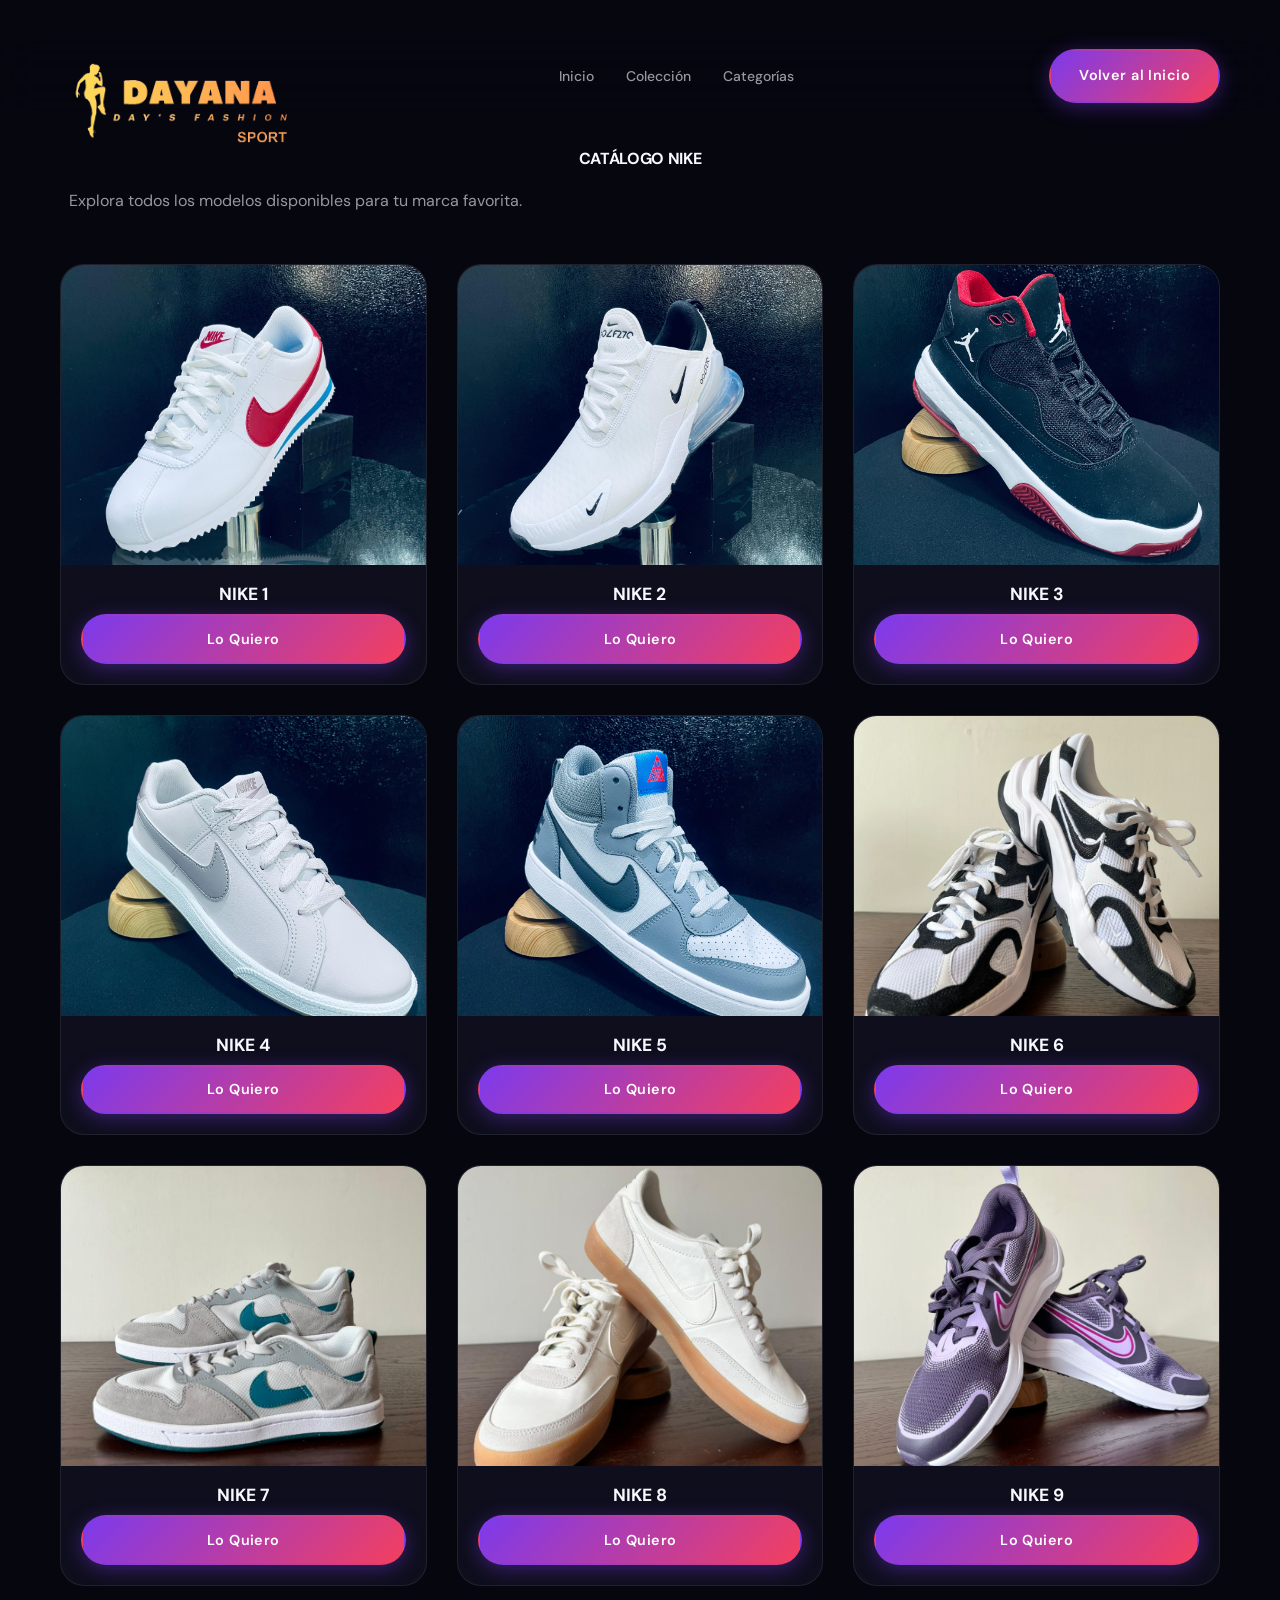
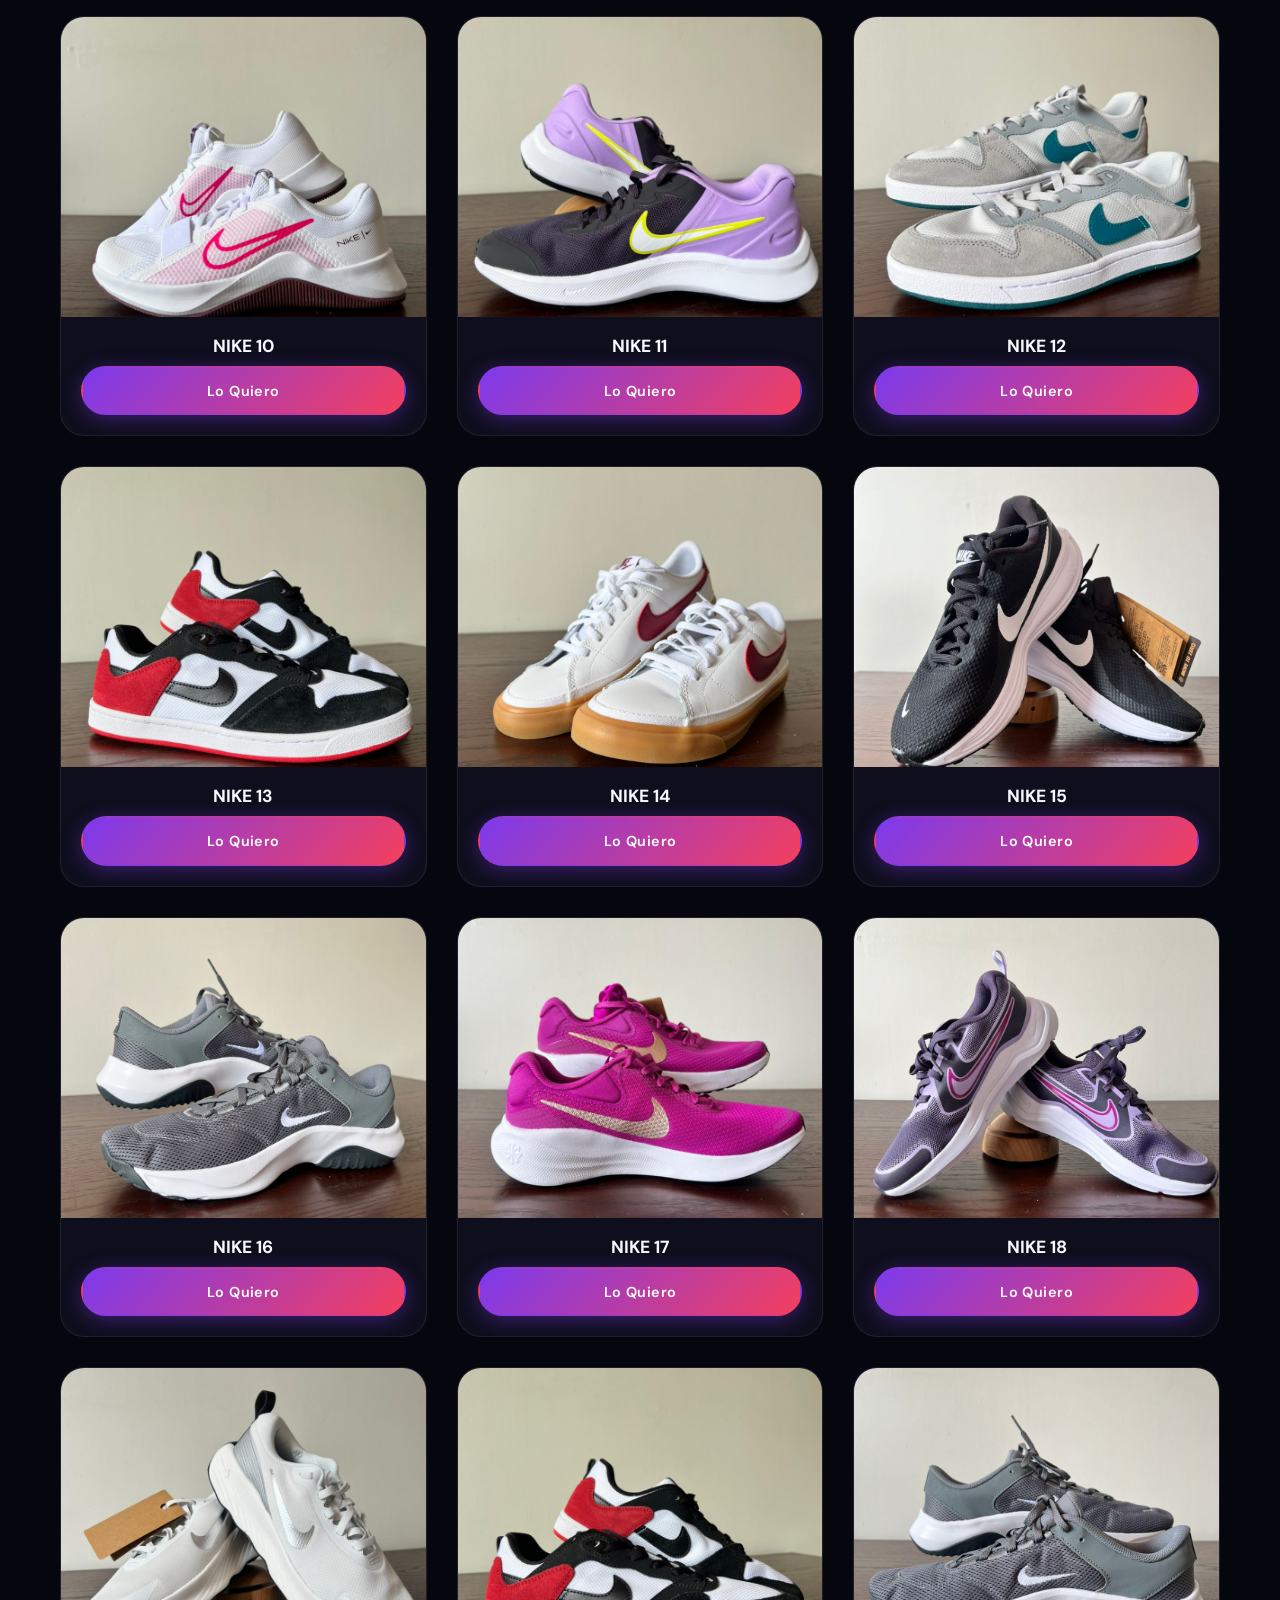
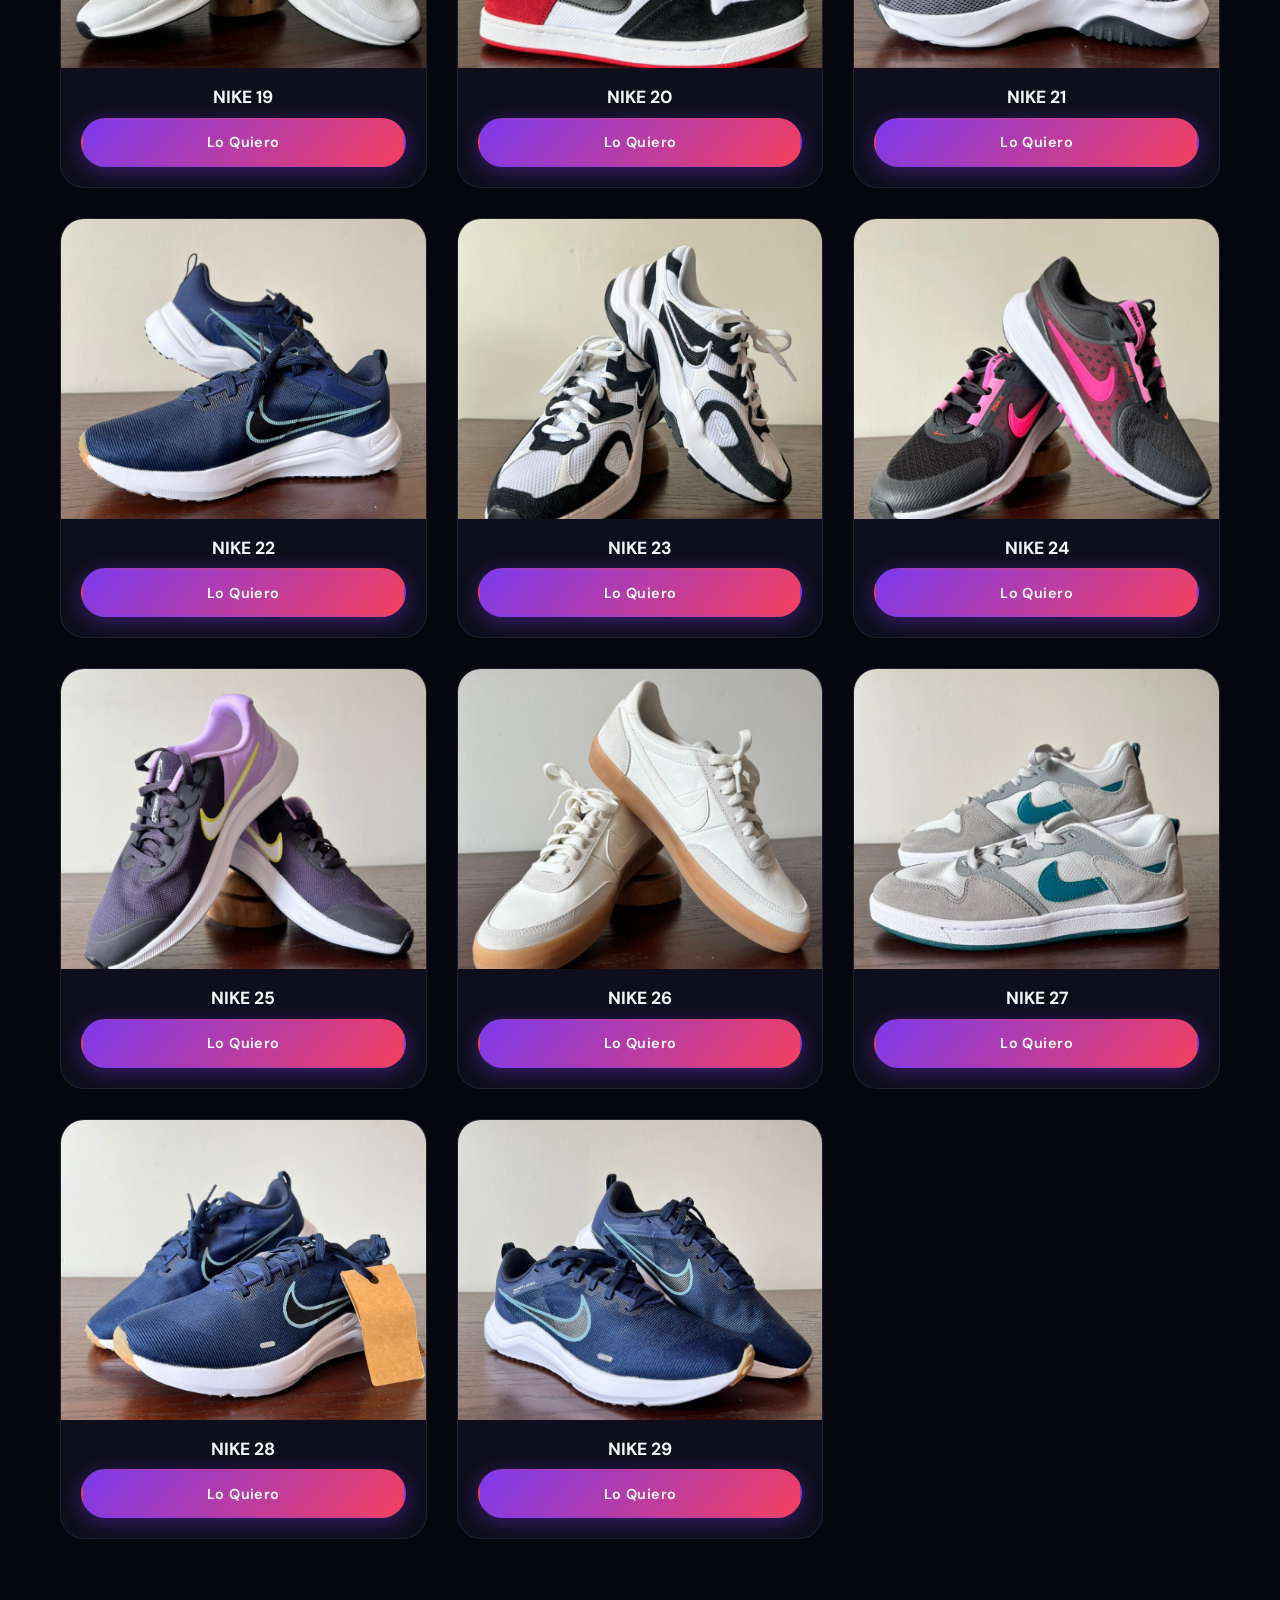
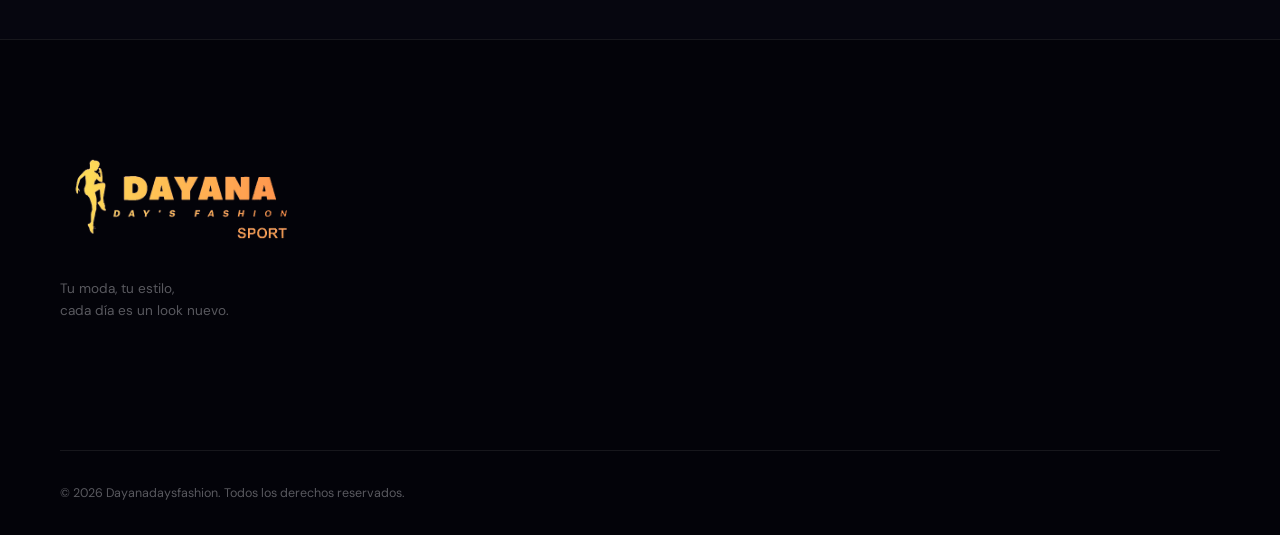
<file: catalogo.html>
<!DOCTYPE html>
<html lang="es">
<head>
  <meta charset="UTF-8">
  <meta name="viewport" content="width=device-width, initial-scale=1.0">
  <title>Catálogo - Dayanadaysfashion</title>
  <link
    href="https://fonts.googleapis.com/css2?family=Bebas+Neue&family=DM+Sans:ital,opsz,wght@0,9..40,300..800;1,9..40,300..800&family=Space+Mono:wght@400;700&display=swap"
    rel="stylesheet" />
  <link rel="icon" type="image/png" href="logo-transparent-fallback.png">
  <link rel="stylesheet" href="style.css?v=20260508" />
  <style>
    .catalog-header {
      padding: 150px 0 50px;
      text-align: center;
    }
    .catalog-title {
      font-size: var(--fs-display-md);
      font-family: var(--font-heading);
      text-transform: uppercase;
      letter-spacing: -0.02em;
      margin-bottom: 20px;
    }
    .catalog-grid {
      display: grid;
      grid-template-columns: repeat(auto-fill, minmax(280px, 1fr));
      gap: 30px;
      padding-bottom: 100px;
    }
    .catalog-item {
      background: var(--clr-surface);
      border-radius: var(--radius-lg);
      border: 1px solid var(--clr-border);
      overflow: hidden;
      transition: transform 0.3s ease;
    }
    .catalog-item:hover {
      transform: translateY(-5px);
    }
    .catalog-item img {
      width: 100%;
      height: 300px;
      object-fit: cover;
    }
    .catalog-item-info {
      padding: 20px;
      text-align: center;
    }
    .catalog-item-name {
      font-weight: 700;
      font-size: 1.1rem;
      margin-bottom: 10px;
    }
  </style>
</head>
<body>
  <header class="header" id="site-header" role="banner" style="background: var(--clr-bg-alpha); backdrop-filter: blur(20px);">
    <nav class="nav container" role="navigation" aria-label="Navegación principal">
      <a href="index.html" class="nav__logo" aria-label="Dayanadaysfashion - Inicio">
        <img src="logo-transparent-fallback.png" alt="Logo de Dayanadaysfashion" class="nav__logo-img">
      </a>
      <ul class="nav__list" role="list">
        <li><a href="index.html#hero" class="nav__link">Inicio</a></li>
        <li><a href="index.html#productos" class="nav__link">Colección</a></li>
        <li><a href="index.html#categorias" class="nav__link">Categorías</a></li>
      </ul>
      <div class="nav__actions">
        <a href="index.html" class="btn btn--primary">Volver al Inicio</a>
      </div>
    </nav>
  </header>

  <main>
    <section class="container catalog-header">
      <h1 class="catalog-title" id="catalogTitle">Catálogo</h1>
      <p class="section-desc">Explora todos los modelos disponibles para tu marca favorita.</p>
    </section>

    <section class="container">
      <div class="catalog-grid" id="catalogGrid">
        <!-- Productos generados con JS -->
      </div>
    </section>
  </main>

  <footer class="footer" id="footer" role="contentinfo">
    <div class="container">
      <div class="footer__top">
        <div class="footer__brand">
          <a href="/" class="nav__logo footer__logo" aria-label="Dayanadaysfashion inicio">
            <img src="logo-transparent-fallback.png" alt="Logo de Dayanadaysfashion" class="nav__logo-img">
          </a>
          <p class="footer__tagline">Tu moda, tu estilo,<br />cada día es un look nuevo.</p>
        </div>
      </div>
      <div class="footer__bottom">
        <small class="footer__copy">© 2026 Dayanadaysfashion. Todos los derechos reservados.</small>
      </div>
    </div>
  </footer>

  <script>
    // Inventario hardcodeado
    const inventory = {
      adidas: [
        'adidas-1.jpeg', 'adidas-2.jpeg', 'adidas-3.jpeg', 'adidas-4.jpeg', 'adidas-5.jpeg',
        'adidas-6.jpeg', 'adidas-7.jpeg', 'adidas-8.jpg', 'adidas-9.jpg', 'adidas-10.jpg'
      ],
      nike: [
        'nike-1.jpeg', 'nike-2.jpeg', 'nike-3.jpeg', 'nike-4.jpeg', 'nike-5.jpeg',
        'nike-6.jpeg', 'nike-7.jpeg', 'nike-8.jpeg', 'nike-9.jpeg', 'nike-10.jpeg',
        'nike-11.jpeg', 'nike-12.jpeg', 'nike-13.jpeg', 'nike-14.jpeg', 'nike-15.jpeg',
        'nike-16.jpeg', 'nike-17.jpeg', 'nike-18.jpeg', 'nike-19.jpeg', 'nike-20.jpg',
        'nike-21.jpg', 'nike-22.jpg', 'nike-23.jpg', 'nike-24.jpeg', 'nike-25.jpeg',
        'nike-26.jpeg', 'nike-27.jpeg', 'nike-28.jpeg', 'nike-29.jpeg'
      ],
      puma: [
        'puma-1.jpeg', 'puma-2.jpeg', 'puma-3.jpeg', 'puma-4.jpeg'
      ]
    };

    document.addEventListener('DOMContentLoaded', () => {
      const params = new URLSearchParams(window.location.search);
      const marca = params.get('marca') || 'nike';
      const marcaKey = marca.toLowerCase();
      
      const titleEl = document.getElementById('catalogTitle');
      const gridEl = document.getElementById('catalogGrid');

      if (inventory[marcaKey]) {
        titleEl.textContent = `Catálogo ${marcaKey.charAt(0).toUpperCase() + marcaKey.slice(1)}`;
        const images = inventory[marcaKey];
        const folder = marcaKey.charAt(0).toUpperCase() + marcaKey.slice(1);
        
        images.forEach(img => {
          const name = img.split('.')[0].replace('-', ' ').toUpperCase();
          const card = document.createElement('div');
          card.className = 'catalog-item';
          card.innerHTML = `
            <img src="zapatos/${folder}/${img}" alt="${name}" loading="lazy">
            <div class="catalog-item-info">
              <h3 class="catalog-item-name">${name}</h3>
              <button class="btn btn--primary" style="width:100%">Lo Quiero</button>
            </div>
          `;
          gridEl.appendChild(card);
        });
      } else {
        titleEl.textContent = 'Marca no encontrada';
      }
    });
  </script>
</body>
</html>
</file>
<file: style.css>
/*
  ============================================================
  DAYANADAYSFASHION — style.css
  dayanadaysfashion.shop
  ============================================================
  PARA EL AGENTE DE IA (Antigravity / Gemini / Claude):
  Lee CONTEXT.md antes de modificar este archivo.

  SECCIONES (buscar por número):
    1.  Variables CSS y Reset   ← CAMBIAR PALETA AQUÍ (:root)
    2.  Utilidades globales     ← .container, .btn, .section-title
    3.  Tipografía base
    4.  Header & Navegación
    5.  Sección Héroe
    6.  Productos Swiper        ← .product-card
    7.  Banner de Impacto
    8.  Categorías              ← .category-card
    9.  Por Qué Elegirnos       ← .feature-card
    10. Testimonios             ← .testimonial-card
    11. Newsletter
    12. Footer
    13. Chatbot Widget          ← .chat-widget, .chat-bubble
    14. Toast de Carrito
    15. Animaciones             ← keyframes, .scroll-reveal
    16. Media Queries           ← tablet ≤900px, móvil ≤600px
    17. Cart Drawer             ← .cart-drawer, .cart-item (final)

  REGLAS PARA EL AGENTE:
    - NUNCA hardcodear colores: siempre usar var(--)
    - Nuevas secciones: agregar CSS antes de las Media Queries
    - Nuevos breakpoints: agregar al final del archivo
    - Usar border-radius con var(--radius-*) para consistencia
  ============================================================
*/


/* ============================================================
   1. VARIABLES CSS Y RESET
============================================================ */
:root {
  /* Paleta de colores principal */
  --clr-bg:         #06060f;          /* Fondo oscuro base */
  --clr-surface:    #0e0e1c;          /* Superficies elevadas */
  --clr-card:       #13132a;          /* Cards y modales */
  --clr-border:     rgba(255,255,255,0.08);

  /* Gradiente dinámico (inspirado en el shot de Dribbble)
     Azul índigo eléctrico → Violeta profundo → Coral/Naranja vibrante */
  --grad-main:      linear-gradient(135deg,
                      #1a0533 0%,
                      #2d0a6b 20%,
                      #4a1de8 40%,
                      #7c3aed 55%,
                      #c026d3 70%,
                      #f43f5e 85%,
                      #fb923c 100%);

  --grad-accent:    linear-gradient(135deg, #7c3aed 0%, #f43f5e 100%);
  --grad-warm:      linear-gradient(135deg, #f43f5e 0%, #fb923c 100%);
  --grad-card:      linear-gradient(145deg, rgba(124,58,237,0.15) 0%, rgba(244,63,94,0.08) 100%);

  /* Colores de texto */
  --clr-text-primary:   #f8f8ff;
  --clr-text-secondary: rgba(248,248,255,0.6);
  --clr-text-muted:     rgba(248,248,255,0.35);

  /* Colores de acento */
  --clr-accent-violet:  #7c3aed;
  --clr-accent-pink:    #f43f5e;
  --clr-accent-orange:  #fb923c;
  --clr-accent-blue:    #3b82f6;

  /* Tipografía */
  --font-display: 'Bebas Neue', 'Arial Black', sans-serif;
  --font-body:    'DM Sans', 'Helvetica Neue', sans-serif;
  --font-mono:    'Space Mono', monospace;

  /* Espaciado */
  --spacing-xs:   0.375rem;
  --spacing-sm:   0.75rem;
  --spacing-md:   1.25rem;
  --spacing-lg:   2rem;
  --spacing-xl:   3.5rem;
  --spacing-2xl:  6rem;

  /* === SISTEMA BASE 8PX === */
  --sp-1: 4px;
  --sp-2: 8px;
  --sp-3: 12px;
  --sp-4: 16px;
  --sp-5: 20px;
  --sp-6: 24px;
  --sp-8: 32px;
  --sp-10: 40px;
  --sp-12: 48px;
  --sp-16: 64px;
  --sp-20: 80px;
  --sp-24: 96px;

  /* === ESCALA TIPOGRÁFICA 9 NIVELES === */
  --fs-display-xl: clamp(48px, 7vw, 96px);
  --fs-display-l:  clamp(32px, 5vw, 72px);
  --fs-h-xl:       clamp(24px, 3.5vw, 48px);
  --fs-h-l:        clamp(20px, 2.8vw, 32px);
  --fs-h-m:        clamp(16px, 2.2vw, 24px);
  --fs-body-xl:    18px;
  --fs-body-m:     16px;
  --fs-caption:    13px;
  --fs-label:      11px;

  /* === RADIO EXTENDIDO === */
  --radius-xs: 4px;

  /* Bordes */
  --radius-sm:  0.5rem;
  --radius-md:  1rem;
  --radius-lg:  1.5rem;
  --radius-xl:  2rem;
  --radius-full: 9999px;

  /* Sombras */
  --shadow-sm:   0 2px 8px rgba(0,0,0,0.4);
  --shadow-md:   0 8px 24px rgba(0,0,0,0.5);
  --shadow-lg:   0 20px 60px rgba(0,0,0,0.6);
  --shadow-glow: 0 0 40px rgba(124,58,237,0.35);

  /* === GRADIENTES ADICIONALES === */
  --grad-cool: linear-gradient(135deg, #7c3aed 0%, #3b82f6 100%);
  --grad-card: linear-gradient(145deg, rgba(124,58,237,0.15) 0%, rgba(244,63,94,0.08) 100%);

  /* === SOMBRAS GLOW === */
  --shadow-glow-pink:   0 0 30px rgba(244,63,94,0.3);
  --shadow-glow-orange: 0 0 30px rgba(251,146,60,0.25);

  /* === CURVAS DE EASING === */
  --ease-standard:  cubic-bezier(0.4, 0, 0.2, 1);
  --ease-spring:    cubic-bezier(0.34, 1.56, 0.64, 1);
  --ease-out-expo:  cubic-bezier(0.16, 1, 0.3, 1);
  --ease-sharp:     cubic-bezier(0.4, 0, 0.6, 1);

  /* === DURACIONES === */
  --dur-instant:  100ms;
  --dur-fast:     150ms;
  --dur-normal:   300ms;
  --dur-slow:     500ms;
  --dur-spring:   400ms;
  --dur-cinematic: 700ms;

  /* Transiciones */
  --transition-fast:   150ms cubic-bezier(0.4, 0, 0.2, 1);
  --transition-normal: 300ms cubic-bezier(0.4, 0, 0.2, 1);
  --transition-slow:   500ms cubic-bezier(0.4, 0, 0.2, 1);
  --transition-spring: 400ms cubic-bezier(0.34, 1.56, 0.64, 1);

  /* Layout */
  --container-max:  1240px;
  --container-pad:  clamp(1rem, 5vw, 2.5rem);
  --header-height:  72px;
  --top-bar-height: 40px;
}

/* Reset moderno */
*, *::before, *::after {
  box-sizing: border-box;
  margin: 0;
  padding: 0;
}

html {
  scroll-behavior: smooth;
  -webkit-text-size-adjust: 100%;
}

body {
  font-family: var(--font-body);
  font-size: clamp(0.9rem, 1.5vw, 1rem);
  line-height: 1.65;
  color: var(--clr-text-primary);
  background-color: var(--clr-bg);
  overflow-x: hidden;
  -webkit-font-smoothing: antialiased;
  -moz-osx-font-smoothing: grayscale;
}

img, video {
  max-width: 100%;
  height: auto;
  display: block;
}

a {
  color: inherit;
  text-decoration: none;
  transition: color var(--transition-fast);
}

ul { list-style: none; }

button {
  font-family: var(--font-body);
  cursor: pointer;
  border: none;
  background: none;
}

input {
  font-family: var(--font-body);
  border: none;
  outline: none;
}

/* Accesibilidad: ocultar visualmente pero mantener para screen readers */
.visually-hidden {
  position: absolute;
  width: 1px;
  height: 1px;
  padding: 0;
  margin: -1px;
  overflow: hidden;
  clip: rect(0,0,0,0);
  white-space: nowrap;
  border: 0;
}


/* ============================================================
   2. UTILIDADES GLOBALES
============================================================ */
.container {
  width: 100%;
  max-width: var(--container-max);
  margin-inline: auto;
  padding-inline: var(--container-pad);
}

/* Títulos de sección reutilizables */
.section-header {
  display: flex;
  align-items: flex-end;
  justify-content: space-between;
  gap: var(--spacing-md);
  margin-bottom: var(--spacing-xl);
}

.section-header--centered {
  flex-direction: column;
  align-items: center;
  text-align: center;
}

.section-eyebrow {
  font-family: var(--font-mono);
  font-size: 0.72rem;
  font-weight: 700;
  letter-spacing: 0.18em;
  text-transform: uppercase;
  color: var(--clr-accent-orange);
  margin-bottom: 0.5rem;
}

.section-title {
  font-family: var(--font-display);
  font-size: clamp(2.2rem, 5vw, 3.6rem);
  line-height: 1.05;
  letter-spacing: 0.01em;
  color: var(--clr-text-primary);
}

.section-desc {
  color: var(--clr-text-secondary);
  max-width: 50ch;
  margin-top: 1rem;
}

.section-link {
  display: inline-flex;
  align-items: center;
  gap: 0.4rem;
  font-size: 0.875rem;
  font-weight: 600;
  color: var(--clr-accent-violet);
  transition: gap var(--transition-fast), color var(--transition-fast);
  flex-shrink: 0;
  align-self: flex-end;
  margin-bottom: 0.4rem;
}

.section-link:hover {
  gap: 0.7rem;
  color: var(--clr-accent-pink);
}

/* Botones base */
.btn {
  display: inline-flex;
  align-items: center;
  justify-content: center;
  gap: 0.5rem;
  padding: 0.85rem 1.75rem;
  border-radius: var(--radius-full);
  font-family: var(--font-body);
  font-size: 0.9rem;
  font-weight: 600;
  letter-spacing: 0.03em;
  cursor: pointer;
  border: 2px solid transparent;
  background: var(--grad-accent);
  transition:
    transform var(--dur-fast) var(--ease-standard),
    box-shadow var(--dur-fast) var(--ease-standard),
    background var(--transition-fast),
    color var(--transition-fast),
    border-color var(--transition-fast);
  white-space: nowrap;
}

.btn:hover {
  transform: scale(1.03);
  box-shadow: var(--shadow-glow-violet);
}

.btn:active {
  transform: scale(0.97);
}

.btn:focus {
  outline: 2px solid var(--clr-accent-violet);
  outline-offset: 3px;
}

.btn:disabled, .btn[disabled] {
  opacity: 0.4;
  cursor: not-allowed;
  pointer-events: none;
}

.btn-secondary {
  background: rgba(255, 255, 255, 0.08); /* Estilo Glassmorphism */
  border: 1.5px solid rgba(255, 255, 255, 0.5);
  color: #fff;
  backdrop-filter: blur(10px);
}

.btn-secondary:hover {
  background: #fff;
  color: var(--clr-bg);
  border-color: #fff;
  box-shadow: 0 8px 25px rgba(255, 255, 255, 0.2);
}

.btn-secondary:active {
  transform: scale(0.96);
}

.btn-ghost {
  background: none;
  border: none;
  color: var(--clr-text-secondary);
}

.btn-ghost:hover {
  color: var(--clr-text-primary);
  text-decoration: underline;
}

.btn-ghost:active {
  opacity: 0.7;
}

.btn--primary {
  background: var(--grad-accent);
  color: #fff;
  box-shadow: 0 4px 20px rgba(124,58,237,0.4);
}
.btn--primary:hover {
  box-shadow: 0 8px 30px rgba(244,63,94,0.5);
}

.btn--ghost {
  border-color: rgba(255,255,255,0.25);
  color: var(--clr-text-primary);
  background: rgba(255,255,255,0.05);
}
.btn--ghost:hover {
  border-color: rgba(255,255,255,0.6);
  background: rgba(255,255,255,0.1);
}

.btn--white {
  background: #fff;
  color: var(--clr-bg);
  font-weight: 700;
}
.btn--white:hover {
  background: var(--clr-text-primary);
  box-shadow: 0 8px 30px rgba(255,255,255,0.25);
}

/* Botón icono (nav) */
.btn-icon {
  position: relative;
  display: flex;
  align-items: center;
  justify-content: center;
  width: 40px;
  height: 40px;
  border-radius: var(--radius-full);
  color: var(--clr-text-primary);
  transition:
    background var(--transition-fast),
    transform var(--transition-spring);
}
.btn-icon:hover {
  background: rgba(255,255,255,0.08);
  transform: scale(1.05);
}


/* ============================================================
   3. TIPOGRAFÍA BASE
============================================================ */
h1, h2, h3, h4 {
  line-height: 1.1;
  font-weight: 700;
}

p { max-width: 68ch; }


/* ============================================================
   LAUNCH BANNER (ANUNCIO & COUNTDOWN)
============================================================ */
.launch-banner {
  position: fixed;
  top: 0;
  left: 0;
  width: 100%;
  height: var(--top-bar-height);
  background: var(--grad-warm);
  background-size: 200% 200%;
  animation: gradientFlow 8s ease infinite;
  color: #fff;
  z-index: 1000;
  display: flex;
  align-items: center;
  font-family: var(--font-mono);
  overflow: hidden;
}

@keyframes gradientFlow {
  0% { background-position: 0% 50%; }
  50% { background-position: 100% 50%; }
  100% { background-position: 0% 50%; }
}

.launch-banner__container {
  display: flex;
  align-items: center;
  justify-content: center;
  gap: var(--spacing-md);
  height: 100%;
}

.launch-banner__text {
  font-size: 0.75rem;
  font-weight: 700;
  letter-spacing: 0.05em;
}

.countdown {
  display: flex;
  gap: 12px;
  align-items: center;
}

.countdown__item {
  display: flex;
  align-items: baseline;
  gap: 2px;
}

.countdown__item span {
  font-size: 0.95rem;
  font-weight: 700;
  min-width: 1.2ch;
}

.countdown__item small {
  font-size: 0.65rem;
  opacity: 0.8;
  text-transform: lowercase;
}

.launch-banner__link {
  font-size: 0.7rem;
  font-weight: 700;
  text-decoration: underline;
  text-underline-offset: 3px;
  opacity: 0.9;
  transition: opacity var(--dur-fast);
}

.launch-banner__link:hover {
  opacity: 1;
}

/* Ocultar elementos en móvil para ahorrar espacio */
@media (max-width: 600px) {
  .launch-banner__text, .launch-banner__link {
    display: none;
  }
}


/* ============================================================
   4. HEADER & NAVEGACIÓN
============================================================ */
.header {
  position: fixed;
  top: var(--top-bar-height);
  left: 0;
  width: 100%;
  z-index: 900;
  height: var(--header-height);
  background: transparent;
  transition: top var(--dur-normal) var(--ease-standard);
}

#site-header {
  transition: transform var(--dur-normal) var(--ease-standard),
              background var(--dur-normal) var(--ease-standard);
}

#site-header.scrolled {
  background: var(--clr-surface);
  backdrop-filter: blur(20px);
  -webkit-backdrop-filter: blur(20px);
  border-bottom: 1px solid var(--clr-border);
}

#site-header.hidden {
  transform: translateY(-100%);
}

.nav {
  display: flex;
  align-items: center;
  justify-content: space-between;
  gap: var(--spacing-lg);
  height: 100%;
}

/* Logo */
.nav__logo {
  display: flex;
  align-items: flex-start; /* Para que el logo enorme cuelgue hacia abajo y no se escape por arriba */
  gap: 10px;
  transition: opacity var(--transition-fast), transform var(--transition-fast);
  align-self: flex-start;
}
.nav__logo:hover { 
  opacity: 0.9;
  transform: translateY(-1px);
}

.nav__logo-img {
  height: 125px; /* Reducido un 30% aprox */
  width: auto;
  object-fit: contain;
  margin-top: 5px;
}

.logo-mark {
  display: inline-flex;
  align-items: center;
  justify-content: center;
  width: 28px;
  height: 28px;
  background: var(--grad-accent);
  color: #fff;
  border-radius: 6px;
  font-size: 1.1rem;
  margin-right: 2px;
}

/* Nav links */
.nav__list {
  display: flex;
  align-items: center;
  gap: var(--spacing-lg);
}

.nav__link {
  font-size: 0.875rem;
  font-weight: 500;
  color: var(--clr-text-secondary);
  position: relative;
  transition: color var(--transition-fast);
}

.nav__link::after {
  content: '';
  position: absolute;
  bottom: -3px;
  left: 0;
  width: 0;
  height: 2px;
  background: var(--grad-accent);
  border-radius: 2px;
  transition: width var(--transition-normal);
}

.nav__link:hover { color: var(--clr-text-primary); }
.nav__link:hover::after { width: 100%; }

/* Nav actions */
.nav__actions {
  display: flex;
  align-items: center;
  gap: var(--spacing-xs);
}

.cart-badge {
  position: absolute;
  top: 4px;
  right: 4px;
  width: 16px;
  height: 16px;
  background: var(--grad-warm);
  border-radius: 50%;
  font-size: 0.6rem;
  font-weight: 700;
  display: flex;
  align-items: center;
  justify-content: center;
  color: #fff;
  pointer-events: none;
  transition: transform var(--transition-spring);
}

/* Hamburguesa móvil */
.hamburger {
  display: none;
  flex-direction: column;
  gap: 5px;
  width: 36px;
  padding: 6px;
  cursor: pointer;
  border-radius: var(--radius-sm);
  transition: background var(--transition-fast);
}
.hamburger:hover { background: rgba(255,255,255,0.08); }

.hamburger span {
  display: block;
  width: 100%;
  height: 2px;
  background: var(--clr-text-primary);
  border-radius: 2px;
  transition: transform var(--transition-normal), opacity var(--transition-normal);
}

/* Estado activo del hamburguesa */
.hamburger.is-active span:nth-child(1) { transform: rotate(45deg) translate(5px, 5px); }
.hamburger.is-active span:nth-child(2) { opacity: 0; }
.hamburger.is-active span:nth-child(3) { transform: rotate(-45deg) translate(5px, -5px); }

/* Menú móvil */
.mobile-menu {
  display: none;
  position: fixed;
  top: var(--header-height);
  left: 0;
  width: 100%;
  background: rgba(6, 6, 15, 0.97);
  backdrop-filter: blur(24px);
  padding: var(--spacing-lg) var(--container-pad) var(--spacing-xl);
  border-top: 1px solid var(--clr-border);
  transform: translateY(-10px);
  opacity: 0;
  transition: transform var(--transition-normal), opacity var(--transition-normal);
  z-index: 899;
}
.mobile-menu.is-open {
  transform: translateY(0);
  opacity: 1;
}

.mobile-menu__list {
  display: flex;
  flex-direction: column;
  gap: var(--spacing-md);
}

.mobile-menu__link {
  font-size: 1.5rem;
  font-family: var(--font-display);
  letter-spacing: 0.05em;
  color: var(--clr-text-secondary);
  transition: color var(--transition-fast), transform var(--transition-fast);
  display: block;
}
.mobile-menu__link:hover {
  color: var(--clr-text-primary);
  transform: translateX(8px);
}


/* ============================================================
   5. SECCIÓN HÉROE
============================================================ */
.hero {
  position: relative;
  min-height: 100svh;
  /* El fondo usa el gradiente dinámico principal de la paleta */
  background: var(--grad-main);
  overflow: hidden;
  display: flex;
  align-items: center;
  padding-top: var(--header-height);
}

/* Orbes de gradiente para profundidad y movimiento */
.hero__orb {
  position: absolute;
  border-radius: 50%;
  filter: blur(80px);
  pointer-events: none;
  animation: orbFloat 8s ease-in-out infinite;
}

.hero__orb--1 {
  width: clamp(300px, 50vw, 700px);
  height: clamp(300px, 50vw, 700px);
  background: radial-gradient(circle, rgba(124,58,237,0.5) 0%, transparent 70%);
  top: -15%;
  left: -10%;
  animation-delay: 0s;
}

.hero__orb--2 {
  width: clamp(250px, 40vw, 550px);
  height: clamp(250px, 40vw, 550px);
  background: radial-gradient(circle, rgba(244,63,94,0.45) 0%, transparent 70%);
  bottom: -10%;
  right: -5%;
  animation-delay: 3s;
}

.hero__orb--3 {
  width: clamp(200px, 30vw, 400px);
  height: clamp(200px, 30vw, 400px);
  background: radial-gradient(circle, rgba(251,146,60,0.35) 0%, transparent 70%);
  top: 40%;
  right: 30%;
  animation-delay: 6s;
}

@keyframes orbFloat {
  0%, 100% { transform: translate(0, 0) scale(1); }
  33%       { transform: translate(20px, -30px) scale(1.05); }
  66%       { transform: translate(-15px, 20px) scale(0.97); }
}

.hero__container {
  display: grid;
  grid-template-columns: 1fr 1fr;
  align-items: center;
  gap: var(--spacing-xl);
  padding-block: var(--spacing-2xl);
  position: relative;
  z-index: 1;
}

/* Columna izquierda del héroe */
.hero__content {
  max-width: 560px;
}

.hero__eyebrow {
  font-family: var(--font-mono);
  font-size: 0.72rem;
  letter-spacing: 0.18em;
  text-transform: uppercase;
  color: rgba(255,255,255,0.6);
  margin-bottom: var(--spacing-md);
}

.hero__title {
  font-family: var(--font-display);
  font-size: clamp(3.5rem, 7vw, 6.5rem);
  line-height: 0.95;
  letter-spacing: 0.015em;
  color: #fff;
  margin-bottom: var(--spacing-md);
}

.hero__title-accent {
  /* El acento toma el gradiente cálido del final del espectro */
  background: linear-gradient(90deg, #fb923c, #f43f5e);
  -webkit-background-clip: text;
  -webkit-text-fill-color: transparent;
  background-clip: text;
}

.hero__subtitle {
  font-size: clamp(0.9rem, 1.5vw, 1.1rem);
  color: rgba(255,255,255,0.7);
  line-height: 1.6;
  margin-bottom: var(--spacing-lg);
  max-width: 42ch;
}

.hero__actions {
  display: flex;
  flex-wrap: wrap;
  gap: var(--spacing-sm);
  margin-bottom: var(--spacing-xl);
}

/* Estadísticas de confianza */
.hero__stats {
  display: flex;
  align-items: center;
  gap: var(--spacing-md);
}

.stat {
  display: flex;
  flex-direction: column;
}

.stat__number {
  font-family: var(--font-display);
  font-size: clamp(1.6rem, 2.5vw, 2.2rem);
  color: #fff;
  letter-spacing: 0.02em;
  line-height: 1;
}

.stat__label {
  font-size: 0.72rem;
  color: rgba(255,255,255,0.5);
  letter-spacing: 0.08em;
  text-transform: uppercase;
  font-weight: 500;
  margin-top: 2px;
}

.stat__divider {
  width: 1px;
  height: 36px;
  background: rgba(255,255,255,0.2);
}

/* Columna derecha del héroe: zapato */
.hero__visual {
  display: flex;
  justify-content: center;
  align-items: center;
  position: relative;
}

.shoe-spotlight {
  position: relative;
  width: 100%;
  max-width: 560px;
}

.hero__shoe-img {
  width: 100%;
  height: auto;
  border-radius: var(--radius-xl);
  /* Sutil efecto de flotado continuo */
  animation: shoeFloat 5s ease-in-out infinite;
  filter: drop-shadow(0 30px 60px rgba(0,0,0,0.6));
  object-fit: cover;
  aspect-ratio: 6/5;
}

@keyframes shoeFloat {
  0%, 100% { transform: translateY(0) rotate(-1deg); }
  50%       { transform: translateY(-18px) rotate(1deg); }
}

/* Badge tipo "Feel It to Believe It" */
.shoe-badge {
  position: absolute;
  top: -10px;
  right: -10px;
  width: 110px;
  height: 110px;
  display: flex;
  align-items: center;
  justify-content: center;
  text-align: center;
  z-index: 2;
}

.shoe-badge__text {
  font-family: var(--font-display);
  font-size: 0.9rem;
  letter-spacing: 0.04em;
  color: #fff;
  line-height: 1.2;
  position: relative;
  z-index: 1;
}

.shoe-badge__ring {
  position: absolute;
  inset: 0;
  border-radius: 50%;
  background: var(--grad-warm);
  animation: badgeSpin 12s linear infinite;
  /* El anillo gira lentamente para llamar la atención */
  background: conic-gradient(from 0deg, #f43f5e, #fb923c, #7c3aed, #f43f5e);
}

@keyframes badgeSpin {
  to { transform: rotate(360deg); }
}

/* Sombra del zapato proyectada */
.shoe-shadow {
  position: absolute;
  bottom: -20px;
  left: 50%;
  transform: translateX(-50%);
  width: 70%;
  height: 30px;
  background: radial-gradient(ellipse, rgba(0,0,0,0.5) 0%, transparent 70%);
  filter: blur(12px);
  animation: shadowPulse 5s ease-in-out infinite;
}

@keyframes shadowPulse {
  0%, 100% { opacity: 0.6; transform: translateX(-50%) scaleX(1); }
  50%       { opacity: 0.3; transform: translateX(-50%) scaleX(0.8); }
}

/* Indicador de scroll */
.scroll-indicator {
  position: absolute;
  bottom: 2rem;
  left: 50%;
  transform: translateX(-50%);
  display: flex;
  flex-direction: column;
  align-items: center;
  gap: 8px;
  z-index: 2;
  animation: scrollBounce 2.5s ease-in-out infinite;
}

.scroll-indicator__line {
  display: block;
  width: 1px;
  height: 40px;
  background: linear-gradient(to bottom, rgba(255,255,255,0.6), transparent);
}

.scroll-indicator__label {
  font-family: var(--font-mono);
  font-size: 0.6rem;
  letter-spacing: 0.2em;
  text-transform: uppercase;
  color: rgba(255,255,255,0.4);
}

@keyframes scrollBounce {
  0%, 100% { transform: translateX(-50%) translateY(0); opacity: 1; }
  50%       { transform: translateX(-50%) translateY(8px); opacity: 0.5; }
}

/* Animación de aparición en scroll / load */
.reveal-up {
  opacity: 0;
  transform: translateY(30px);
  animation: revealUp 0.8s cubic-bezier(0.22, 1, 0.36, 1) forwards;
  animation-delay: var(--delay, 0s);
}

@keyframes revealUp {
  to { opacity: 1; transform: translateY(0); }
}


/* ============================================================
   6. SECCIÓN PRODUCTOS (CARRUSEL SWIPER)
============================================================ */
.products {
  padding-block: var(--spacing-2xl);
  background: var(--clr-surface);
  position: relative;
  overflow: hidden;
}

/* Línea decorativa superior */
.products::before {
  content: '';
  position: absolute;
  top: 0;
  left: 0;
  width: 100%;
  height: 1px;
  background: linear-gradient(90deg, transparent, rgba(124,58,237,0.5), transparent);
}

/* Override de variables Swiper para nuestra paleta */
.products-swiper {
  --swiper-theme-color: var(--clr-accent-violet);
  --swiper-navigation-size: 20px;
  padding-bottom: 60px !important;
  overflow: visible !important;
}

/* Tarjeta de producto */
.product-card {
  background: var(--clr-card);
  border: 1px solid var(--clr-border);
  border-radius: var(--radius-md);
  overflow: hidden;
  position: relative;
  transition:
    transform var(--dur-normal) var(--ease-out-expo),
    box-shadow var(--dur-normal) var(--ease-out-expo),
    border-color var(--dur-fast) var(--ease-standard);
  height: 100%;
}

.product-card:hover {
  transform: translateY(-4px);
  box-shadow: var(--shadow-md);
  border-color: var(--clr-accent-violet);
}

.product-card.sold-out {
  opacity: 0.6;
  position: relative;
}

.product-card.sold-out::after {
  content: "Agotado";
  position: absolute;
  top: 50%;
  left: 50%;
  transform: translate(-50%, -50%);
  background: rgba(0, 0, 0, 0.8);
  color: #fff;
  padding: 0.5rem 1rem;
  border-radius: var(--radius-sm);
  font-weight: 700;
  text-transform: uppercase;
  letter-spacing: 0.05em;
  z-index: 10;
}

.product-card.skeleton {
  background: linear-gradient(90deg, var(--clr-card) 25%, var(--clr-surface) 50%, var(--clr-card) 75%);
  background-size: 200% 100%;
  animation: shimmer 1.5s linear infinite;
}

@keyframes shimmer {
  0% { background-position: 200% 0; }
  100% { background-position: -200% 0; }
}

/* Badge de la tarjeta (Más Vendido, Nuevo, etc.) */
.product-card__badge {
  position: absolute;
  top: 14px;
  left: 14px;
  z-index: 2;
  padding: 4px 12px;
  border-radius: var(--radius-full);
  font-size: 0.68rem;
  font-weight: 700;
  letter-spacing: 0.06em;
  text-transform: uppercase;
  background: var(--grad-accent);
  color: #fff;
}

.product-card__badge--new  { background: linear-gradient(135deg, #10b981, #059669); }
.product-card__badge--sale { background: var(--grad-warm); }

/* Imagen del producto */
.product-card__image-wrap {
  width: 100%;
  height: 220px;
  overflow: hidden;
  background: linear-gradient(135deg, #0a0a1a, #1a1a30);
}

.product-card__img {
  width: 100%;
  height: 100%;
  object-fit: cover;
  transition: transform var(--dur-slow) var(--ease-standard);
}

.product-card:hover .product-card__img {
  transform: scale(1.05);
}

/* Info de la tarjeta */
.product-card__info {
  padding: var(--spacing-md) var(--spacing-md) var(--spacing-md);
}

.product-card__meta {
  display: flex;
  justify-content: space-between;
  align-items: center;
  margin-bottom: 0.5rem;
}

.product-card__category {
  font-size: 0.68rem;
  font-weight: 600;
  letter-spacing: 0.1em;
  text-transform: uppercase;
  color: var(--clr-accent-violet);
  font-family: var(--font-mono);
}

.product-card__rating {
  display: flex;
  align-items: center;
  gap: 4px;
  font-size: 0.78rem;
  font-weight: 600;
  color: #fbbf24;
}

.product-card__name {
  font-size: 1.05rem;
  font-weight: 700;
  color: var(--clr-text-primary);
  margin-bottom: var(--spacing-sm);
  line-height: 1.2;
}

.product-card__footer {
  display: flex;
  align-items: center;
  justify-content: space-between;
  gap: var(--spacing-sm);
}

.product-card__price {
  font-family: var(--font-display);
  font-size: 1.4rem;
  letter-spacing: 0.02em;
  color: var(--clr-text-primary);
}

/* Botón añadir al carrito (flecha circular) */
.btn-add-cart {
  width: 48px; /* Un poco más grande */
  height: 48px;
  border-radius: 50%;
  background: var(--grad-accent);
  color: #fff;
  display: flex;
  align-items: center;
  justify-content: center;
  flex-shrink: 0;
  cursor: pointer;
  z-index: 10; /* Por encima de la info del card */
  position: relative;
  transition:
    transform var(--transition-spring),
    box-shadow var(--transition-normal),
    background var(--transition-fast);
}
.btn-add-cart:hover {
  transform: scale(1.1) rotate(-15deg);
  box-shadow: 0 8px 24px rgba(124,58,237,0.4);
  background: var(--grad-warm);
}

/* Navegación personalizada del Swiper */
.swiper-button-prev,
.swiper-button-next {
  background: var(--clr-card);
  border: 1px solid var(--clr-border);
  width: 54px !important;
  height: 54px !important;
  border-radius: 50%;
  color: #fff !important;
  transition: all var(--transition-fast), transform var(--transition-spring);
  z-index: 50 !important; /* Ajustado para no bloquear botones internos si hay overlap */
  pointer-events: auto !important;
  box-shadow: 0 4px 16px rgba(0,0,0,0.4);
}

.swiper-button-prev {
  left: -60px !important; /* Más afuera para no tapar */
}

.swiper-button-next {
  right: -60px !important; /* Más afuera para no tapar */
}

/* En tablets y móviles, los botones van más adentro o se ocultan si no hay espacio */
@media (max-width: 1400px) {
  .swiper-button-prev { left: -20px !important; }
  .swiper-button-next { right: -20px !important; }
}

@media (max-width: 1024px) {
  .swiper-button-prev, .swiper-button-next {
    display: none !important; /* Usar swiping táctil en móvil */
  }
}

.swiper-button-prev:hover,
.swiper-button-next:hover {
  background: var(--grad-accent);
  border-color: transparent;
  transform: scale(1.08);
}

.swiper-button-prev::after,
.swiper-button-next::after {
  font-size: var(--swiper-navigation-size) !important;
  font-weight: 700;
}

.swiper-pagination-bullet {
  background: rgba(255,255,255,0.3);
  opacity: 1;
}

.swiper-pagination-bullet-active {
  background: var(--grad-accent);
  width: 24px;
  border-radius: 3px;
  transition: width 0.3s;
}

/* BADGES */
.badge {
  font-size: var(--fs-label);
  font-weight: 700;
  letter-spacing: 0.12em;
  text-transform: uppercase;
  padding: 4px 12px;
  border-radius: var(--radius-full);
  display: inline-flex;
  align-items: center;
}
.badge-nuevo    { background: var(--grad-accent); color: var(--clr-text-primary); box-shadow: var(--shadow-glow); }
.badge-sale     { background: var(--grad-warm);   color: var(--clr-text-primary); box-shadow: var(--shadow-glow-pink); }
.badge-trending { background: var(--grad-cool);   color: var(--clr-text-primary); }
.badge-agotado  { background: var(--clr-border); color: var(--clr-text-muted); }

/* PRICE TAG */
.price-normal {
  font-family: var(--font-mono);
  font-size: var(--fs-h-l);
  color: var(--clr-text-primary);
}
.price-sale {
  font-family: var(--font-mono);
  font-size: var(--fs-h-l);
  background: var(--grad-warm);
  -webkit-background-clip: text;
  -webkit-text-fill-color: transparent;
  background-clip: text;
}
.price-original {
  font-size: var(--fs-body-m);
  color: var(--clr-text-muted);
  text-decoration: line-through;
}
.price-discount {
  font-size: var(--fs-label);
  font-weight: 700;
  background: var(--grad-warm);
  color: var(--clr-text-primary);
  padding: 2px 8px;
  border-radius: var(--radius-xs);
}


/* ============================================================
   7. BANNER DE IMPACTO
============================================================ */
.impact-banner {
  position: relative;
  padding-block: var(--spacing-2xl);
  background: var(--grad-main);
  overflow: hidden;
  text-align: center;
}

.impact-banner__inner {
  position: relative;
  z-index: 1;
  display: flex;
  flex-direction: column;
  align-items: center;
  gap: var(--spacing-lg);
}

.impact-banner__label {
  font-family: var(--font-mono);
  font-size: 0.72rem;
  letter-spacing: 0.2em;
  text-transform: uppercase;
  color: rgba(255,255,255,0.5);
}

.impact-banner__title {
  font-family: var(--font-display);
  font-size: clamp(2.5rem, 6vw, 5rem);
  line-height: 1.05;
  color: #fff;
  letter-spacing: 0.02em;
}

.impact-banner__title em {
  font-style: normal;
  background: linear-gradient(90deg, #fb923c, #f43f5e, #c026d3);
  -webkit-background-clip: text;
  -webkit-text-fill-color: transparent;
  background-clip: text;
}

/* Orbe decorativo del banner */
.impact-banner__orb {
  position: absolute;
  inset: -50%;
  background: radial-gradient(circle at center, rgba(124,58,237,0.2) 0%, transparent 60%);
  pointer-events: none;
}


/* ============================================================
   8. SECCIÓN CATEGORÍAS
============================================================ */
.categories {
  padding-block: var(--spacing-2xl);
  background: var(--clr-bg);
}

.categories__grid {
  display: grid;
  grid-template-columns: 1fr 1.3fr 1fr;
  grid-template-rows: auto;
  gap: var(--spacing-md);
  align-items: stretch;
}

/* Tarjeta de categoría */
.category-card {
  position: relative;
  display: block;
  border-radius: var(--radius-xl);
  overflow: hidden;
  min-height: 340px;
  cursor: pointer;
  background: var(--clr-card);
}

.category-card--tall {
  grid-row: span 1;
  min-height: 420px;
}

.category-card__image-wrap {
  position: absolute;
  inset: 0;
}

.category-card__image-wrap img {
  width: 100%;
  height: 100%;
  object-fit: cover;
  transition: transform var(--transition-slow), filter var(--transition-slow);
}

.category-card:hover .category-card__image-wrap img {
  transform: scale(1.06);
  filter: brightness(1.1);
}

/* Overlay con gradiente */
.category-card__overlay {
  position: absolute;
  inset: 0;
  background: linear-gradient(
    to top,
    rgba(6,6,15,0.85) 0%,
    rgba(6,6,15,0.3) 50%,
    transparent 100%
  );
  display: flex;
  flex-direction: column;
  justify-content: flex-end;
  padding: var(--spacing-lg);
  transition: background var(--transition-normal);
}

.category-card:hover .category-card__overlay {
  background: linear-gradient(
    to top,
    rgba(124,58,237,0.75) 0%,
    rgba(6,6,15,0.2) 60%,
    transparent 100%
  );
}

.category-card__label {
  font-family: var(--font-display);
  font-size: clamp(1.8rem, 3.5vw, 2.8rem);
  letter-spacing: 0.05em;
  color: #fff;
  display: block;
  line-height: 1;
  margin-bottom: 6px;
  transition: transform var(--transition-normal);
}

.category-card:hover .category-card__label {
  transform: translateY(-4px);
}

.category-card__count {
  font-size: 0.8rem;
  color: rgba(255,255,255,0.55);
  font-weight: 500;
  letter-spacing: 0.05em;
}


/* ============================================================
   9. SECCIÓN POR QUÉ ELEGIRNOS
============================================================ */
.why-us {
  padding-block: var(--spacing-2xl);
  background: var(--clr-surface);
}

.features-grid {
  display: grid;
  grid-template-columns: repeat(auto-fit, minmax(220px, 1fr));
  gap: var(--spacing-md);
}

.feature-card {
  background: var(--clr-card);
  border: 1px solid var(--clr-border);
  border-radius: var(--radius-xl);
  padding: var(--spacing-lg);
  transition:
    transform var(--transition-spring),
    border-color var(--transition-normal),
    box-shadow var(--transition-normal);
}

.feature-card:hover {
  transform: translateY(-6px);
  border-color: rgba(124,58,237,0.35);
  box-shadow: 0 12px 40px rgba(0,0,0,0.4), var(--shadow-glow);
}

.feature-card__icon {
  width: 56px;
  height: 56px;
  background: var(--grad-card);
  border: 1px solid rgba(124,58,237,0.3);
  border-radius: var(--radius-md);
  display: flex;
  align-items: center;
  justify-content: center;
  color: var(--clr-accent-violet);
  margin-bottom: var(--spacing-md);
  transition: background var(--transition-normal);
}

.feature-card:hover .feature-card__icon {
  background: var(--grad-accent);
  color: #fff;
  border-color: transparent;
}

.feature-card__title {
  font-size: 1.05rem;
  font-weight: 700;
  margin-bottom: 0.5rem;
}

.feature-card__desc {
  font-size: 0.875rem;
  color: var(--clr-text-secondary);
  line-height: 1.6;
  max-width: 32ch;
}


/* ============================================================
   10. SECCIÓN TESTIMONIOS
============================================================ */
.testimonials {
  padding-block: var(--spacing-2xl);
  background: var(--clr-bg);
}

.testimonials__grid {
  display: grid;
  grid-template-columns: 1.5fr 1fr 1fr;
  gap: var(--spacing-md);
  align-items: start;
}

.testimonial-card {
  background: var(--clr-card);
  border: 1px solid var(--clr-border);
  border-radius: var(--radius-xl);
  padding: var(--spacing-lg);
  transition: transform var(--transition-spring), border-color var(--transition-normal);
}

.testimonial-card:hover {
  transform: translateY(-5px);
  border-color: rgba(244,63,94,0.25);
}

.testimonial-card--featured {
  /* Tarjeta grande con borde degradado */
  background: linear-gradient(var(--clr-card), var(--clr-card)) padding-box,
              var(--grad-accent) border-box;
  border: 1px solid transparent;
  padding: var(--spacing-xl) var(--spacing-lg);
}

.testimonial-card__stars {
  color: #fbbf24;
  font-size: 1.1rem;
  letter-spacing: 3px;
  margin-bottom: var(--spacing-md);
}

.testimonial-card__quote {
  font-size: 0.95rem;
  color: var(--clr-text-secondary);
  line-height: 1.7;
  margin-bottom: var(--spacing-lg);
  font-style: italic;
}

.testimonial-card--featured .testimonial-card__quote {
  font-size: 1.05rem;
  color: var(--clr-text-primary);
}

.testimonial-card__author {
  display: flex;
  align-items: center;
  gap: var(--spacing-sm);
}

.testimonial-card__avatar {
  width: 52px;
  height: 52px;
  border-radius: 50%;
  object-fit: cover;
  border: 2px solid rgba(124,58,237,0.4);
  flex-shrink: 0;
}

.testimonial-card__name {
  display: block;
  font-style: normal;
  font-weight: 700;
  font-size: 0.9rem;
  color: var(--clr-text-primary);
}

.testimonial-card__role {
  display: block;
  font-size: 0.75rem;
  color: var(--clr-text-muted);
  margin-top: 2px;
}


/* ============================================================
   11. SECCIÓN NEWSLETTER
============================================================ */
.newsletter {
  padding-block: var(--spacing-2xl);
  background: var(--clr-surface);
  position: relative;
  overflow: hidden;
}

.newsletter::before {
  content: '';
  position: absolute;
  inset: 0;
  background: var(--grad-main);
  opacity: 0.15;
  pointer-events: none;
}

.newsletter__inner {
  position: relative;
  display: grid;
  grid-template-columns: 1fr 1fr;
  gap: var(--spacing-2xl);
  align-items: center;
  background: var(--clr-card);
  border: 1px solid rgba(124,58,237,0.25);
  border-radius: var(--radius-xl);
  padding: var(--spacing-xl);
}

.newsletter__title {
  font-family: var(--font-display);
  font-size: clamp(1.8rem, 3vw, 2.8rem);
  letter-spacing: 0.02em;
  line-height: 1.05;
  margin-bottom: var(--spacing-sm);
}

.newsletter__desc {
  font-size: 0.9rem;
  color: var(--clr-text-secondary);
  line-height: 1.6;
  max-width: 42ch;
}

.newsletter__input-group {
  display: flex;
  gap: var(--spacing-sm);
  margin-bottom: var(--spacing-sm);
}

.newsletter__input {
  flex: 1;
  background: rgba(255,255,255,0.06);
  border: 1px solid var(--clr-border);
  border-radius: var(--radius-full);
  padding: 0.85rem 1.25rem;
  color: var(--clr-text-primary);
  font-size: 0.9rem;
  transition: border-color var(--transition-fast), background var(--transition-fast);
}

.newsletter__input::placeholder { color: var(--clr-text-muted); }
.newsletter__input:focus {
  border-color: rgba(124,58,237,0.6);
  background: rgba(255,255,255,0.09);
  outline: 2px solid rgba(124,58,237,0.2);
  outline-offset: 2px;
}

.newsletter__submit {
  flex-shrink: 0;
  padding-inline: 1.5rem;
}

.newsletter__legal {
  font-size: 0.75rem;
  color: var(--clr-text-muted);
}
.newsletter__legal a { color: var(--clr-accent-violet); }
.newsletter__legal a:hover { text-decoration: underline; }

.newsletter__success {
  color: #10b981;
  font-size: 0.875rem;
  font-weight: 600;
  margin-top: 0.5rem;
}


/* ============================================================
   12. FOOTER
============================================================ */
.footer {
  background: #030309;
  border-top: 1px solid var(--clr-border);
  padding-top: var(--spacing-2xl);
}

.footer__logo { font-size: 1.5rem; }

.footer__tagline {
  font-size: 0.85rem;
  color: var(--clr-text-muted);
  line-height: 1.6;
  margin-top: 0.75rem;
  margin-bottom: var(--spacing-lg);
  max-width: 28ch;
}

.footer__socials {
  display: flex;
  gap: var(--spacing-sm);
}

.social-link {
  width: 38px;
  height: 38px;
  border-radius: var(--radius-sm);
  border: 1px solid var(--clr-border);
  display: flex;
  align-items: center;
  justify-content: center;
  color: var(--clr-text-muted);
  transition:
    color var(--transition-fast),
    border-color var(--transition-fast),
    background var(--transition-fast),
    transform var(--transition-spring);
}

.social-link:hover {
  color: #fff;
  border-color: var(--clr-accent-violet);
  background: rgba(124,58,237,0.15);
  transform: translateY(-3px);
}

.footer__top {
  display: grid;
  grid-template-columns: 1.5fr 1fr 1fr 1fr;
  gap: var(--spacing-xl);
  padding-bottom: var(--spacing-2xl);
}

.footer__nav-title {
  font-size: 0.75rem;
  font-weight: 700;
  letter-spacing: 0.15em;
  text-transform: uppercase;
  color: var(--clr-text-primary);
  margin-bottom: var(--spacing-md);
  font-family: var(--font-mono);
}

.footer__nav ul {
  display: flex;
  flex-direction: column;
  gap: 0.65rem;
}

.footer__nav a {
  font-size: 0.875rem;
  color: var(--clr-text-muted);
  transition: color var(--transition-fast), transform var(--transition-fast);
  display: inline-block;
}

.footer__nav a:hover {
  color: var(--clr-text-primary);
  transform: translateX(4px);
}

.footer__bottom {
  display: flex;
  align-items: center;
  justify-content: space-between;
  flex-wrap: wrap;
  gap: var(--spacing-md);
  padding-block: var(--spacing-lg);
  border-top: 1px solid var(--clr-border);
}

.footer__copy {
  font-size: 0.78rem;
  color: var(--clr-text-muted);
}

/* Métodos de pago */
.payment-methods {
  display: flex;
  flex-wrap: wrap;
  gap: 6px;
}

.payment-badge {
  padding: 4px 10px;
  border: 1px solid var(--clr-border);
  border-radius: 4px;
  font-size: 0.65rem;
  font-weight: 700;
  letter-spacing: 0.04em;
  color: var(--clr-text-muted);
  font-family: var(--font-mono);
}

.footer__legal {
  display: flex;
  gap: var(--spacing-md);
}

.footer__legal a {
  font-size: 0.78rem;
  color: var(--clr-text-muted);
}
.footer__legal a:hover { color: var(--clr-text-primary); }


/* ============================================================
   13. CHATBOT WIDGET
============================================================ */
.chat-widget {
  position: fixed;
  bottom: 1.5rem;
  right: 1.5rem;
  z-index: 1000;
  display: flex;
  flex-direction: column;
  align-items: flex-end;
  gap: var(--spacing-sm);
  pointer-events: none; /* Evita que el contenedor bloquee el carrusel u otros elementos */
}

.chat-widget > * {
  pointer-events: auto; /* Permite interacción con el toggle y la ventana de chat */
}

/* Ventana principal del chat */
.chat-window {
  width: 340px;
  max-height: 520px;
  background: var(--clr-surface);
  border: 1px solid rgba(124,58,237,0.3);
  border-radius: var(--radius-xl);
  box-shadow: var(--shadow-lg), 0 0 0 1px var(--clr-border);
  display: flex;
  flex-direction: column;
  overflow: hidden;

  /* Estado oculto por defecto */
  opacity: 0;
  transform: scale(0.92) translateY(12px);
  transform-origin: bottom right;
  pointer-events: none;
  transition:
    opacity var(--transition-normal),
    transform var(--transition-spring);
}

.chat-window.is-open {
  opacity: 1;
  transform: scale(1) translateY(0);
  pointer-events: all;
}

/* Header del chat */
.chat-header {
  display: flex;
  align-items: center;
  justify-content: space-between;
  padding: var(--spacing-md);
  background: var(--grad-accent);
  flex-shrink: 0;
}

.chat-header__info {
  display: flex;
  align-items: center;
  gap: var(--spacing-sm);
}

.chat-avatar {
  width: 38px;
  height: 38px;
  background: rgba(255,255,255,0.2);
  border-radius: 50%;
  display: flex;
  align-items: center;
  justify-content: center;
  font-family: var(--font-display);
  font-size: 1.1rem;
  color: #fff;
  letter-spacing: 0.05em;
  flex-shrink: 0;
}

.chat-header__name {
  font-weight: 700;
  font-size: 0.9rem;
  color: #fff;
  line-height: 1.2;
}

.chat-header__status {
  font-size: 0.72rem;
  color: rgba(255,255,255,0.75);
  display: flex;
  align-items: center;
  gap: 4px;
}

.status-dot {
  width: 7px;
  height: 7px;
  border-radius: 50%;
  background: #4ade80;
  animation: statusPulse 2s ease-in-out infinite;
}

@keyframes statusPulse {
  0%, 100% { opacity: 1; }
  50%       { opacity: 0.4; }
}

.chat-close {
  width: 30px;
  height: 30px;
  border-radius: 50%;
  background: rgba(255,255,255,0.15);
  color: #fff;
  display: flex;
  align-items: center;
  justify-content: center;
  transition: background var(--transition-fast), transform var(--transition-spring);
}
.chat-close:hover {
  background: rgba(255,255,255,0.3);
  transform: rotate(90deg);
}

/* Área de mensajes (scrollable) */
.chat-messages {
  flex: 1;
  overflow-y: auto;
  padding: var(--spacing-md);
  display: flex;
  flex-direction: column;
  gap: 10px;
  scroll-behavior: smooth;
}

.chat-messages::-webkit-scrollbar { width: 4px; }
.chat-messages::-webkit-scrollbar-track { background: transparent; }
.chat-messages::-webkit-scrollbar-thumb {
  background: rgba(124,58,237,0.3);
  border-radius: 4px;
}

/* Burbujas de mensaje */
.chat-bubble {
  max-width: 82%;
  padding: 10px 14px;
  border-radius: 18px;
  font-size: 0.85rem;
  line-height: 1.5;
  animation: bubbleIn 0.25s cubic-bezier(0.22, 1, 0.36, 1);
}

@keyframes bubbleIn {
  from { opacity: 0; transform: scale(0.85) translateY(8px); }
  to   { opacity: 1; transform: scale(1) translateY(0); }
}

.chat-bubble--bot {
  background: var(--clr-card);
  border: 1px solid var(--clr-border);
  color: var(--clr-text-primary);
  align-self: flex-start;
  border-bottom-left-radius: 4px;
}

.chat-bubble--user {
  background: var(--grad-accent);
  color: #fff;
  align-self: flex-end;
  border-bottom-right-radius: 4px;
}

/* Indicador de escritura */
.typing-indicator {
  display: flex;
  gap: 4px;
  align-items: center;
  padding: 12px 14px;
  background: var(--clr-card);
  border: 1px solid var(--clr-border);
  border-radius: 18px;
  border-bottom-left-radius: 4px;
  align-self: flex-start;
}

.typing-dot {
  width: 6px;
  height: 6px;
  border-radius: 50%;
  background: var(--clr-accent-violet);
  animation: typingBounce 1.2s ease-in-out infinite;
}
.typing-dot:nth-child(2) { animation-delay: 0.2s; }
.typing-dot:nth-child(3) { animation-delay: 0.4s; }

@keyframes typingBounce {
  0%, 60%, 100% { transform: translateY(0); opacity: 0.4; }
  30%           { transform: translateY(-6px); opacity: 1; }
}

/* Respuestas rápidas */
.quick-replies {
  display: flex;
  flex-wrap: wrap;
  gap: 6px;
  padding: 0 var(--spacing-md) var(--spacing-sm);
  flex-shrink: 0;
}

.quick-reply-btn {
  padding: 6px 12px;
  background: rgba(124,58,237,0.12);
  border: 1px solid rgba(124,58,237,0.3);
  border-radius: var(--radius-full);
  font-size: 0.75rem;
  font-weight: 500;
  color: var(--clr-text-secondary);
  transition:
    background var(--transition-fast),
    color var(--transition-fast),
    transform var(--transition-spring);
}
.quick-reply-btn:hover {
  background: rgba(124,58,237,0.25);
  color: var(--clr-text-primary);
  transform: translateY(-2px);
}

/* Input del chat */
.chat-input-area {
  display: flex;
  align-items: center;
  gap: 8px;
  padding: var(--spacing-sm) var(--spacing-md);
  border-top: 1px solid var(--clr-border);
  flex-shrink: 0;
}

.chat-input {
  flex: 1;
  background: rgba(255,255,255,0.05);
  border: 1px solid var(--clr-border);
  border-radius: var(--radius-full);
  padding: 10px 16px;
  color: var(--clr-text-primary);
  font-size: 0.85rem;
  transition: border-color var(--transition-fast), background var(--transition-fast);
}

.chat-input::placeholder { color: var(--clr-text-muted); }
.chat-input:focus {
  border-color: rgba(124,58,237,0.5);
  background: rgba(255,255,255,0.08);
}

.chat-send {
  width: 38px;
  height: 38px;
  border-radius: 50%;
  background: var(--grad-accent);
  color: #fff;
  display: flex;
  align-items: center;
  justify-content: center;
  flex-shrink: 0;
  transition: transform var(--transition-spring), box-shadow var(--transition-normal);
}
.chat-send:hover {
  transform: scale(1.1) rotate(-10deg);
  box-shadow: 0 4px 16px rgba(124,58,237,0.4);
}

/* Botón flotante de toggle */
.chat-toggle {
  position: relative;
  width: 58px;
  height: 58px;
  border-radius: 50%;
  background: var(--grad-accent);
  color: #fff;
  display: flex;
  align-items: center;
  justify-content: center;
  box-shadow: 0 6px 24px rgba(124,58,237,0.5);
  transition: transform var(--transition-spring), box-shadow var(--transition-normal);
}
.chat-toggle:hover {
  transform: scale(1.08);
  box-shadow: 0 10px 30px rgba(244,63,94,0.55);
}
.chat-toggle:active { transform: scale(0.95); }

/* Notificación de mensaje no leído */
.chat-notification {
  position: absolute;
  top: 0;
  right: 0;
  width: 20px;
  height: 20px;
  background: #f43f5e;
  border-radius: 50%;
  border: 2px solid var(--clr-bg);
  font-size: 0.65rem;
  font-weight: 700;
  display: flex;
  align-items: center;
  justify-content: center;
  animation: notificationPop 0.4s var(--transition-spring);
}

@keyframes notificationPop {
  0%   { transform: scale(0); }
  70%  { transform: scale(1.2); }
  100% { transform: scale(1); }
}


/* ============================================================
   14. TOAST DE CARRITO
============================================================ */
.cart-toast,
.toast {
  /* Variables locales para no hardcodear colores requeridos */
  --clr-success: #22c55e;
  --clr-error: #ef4444;
  --clr-warning: #f59e0b;

  position: fixed;
  bottom: 24px;
  right: 24px;
  z-index: 9999;
  background: var(--clr-card);
  border: 1px solid var(--clr-border);
  border-radius: var(--radius-md);
  padding: var(--sp-4) var(--sp-6);
  max-width: 380px;
  box-shadow: var(--shadow-lg);
  display: flex;
  align-items: center;
  gap: var(--sp-3);
  overflow: hidden; /* Para la barra de progreso */

  /* Estado de entrada (oculto) */
  transform: translateY(100px);
  opacity: 0;
  transition: transform var(--dur-normal) var(--ease-out-expo),
              opacity var(--dur-normal) var(--ease-out-expo);
}

.cart-toast.is-visible,
.toast.is-visible {
  transform: translateY(0);
  opacity: 1;
}

.cart-toast.is-closing,
.toast.is-closing {
  /* Estado de salida */
  opacity: 0;
  transition: opacity var(--dur-fast) var(--ease-sharp);
}

/* Variantes por tipo */
.toast-success { border-left: 3px solid var(--clr-success); }
.toast-error   { border-left: 3px solid var(--clr-error); }
.toast-warning { border-left: 3px solid var(--clr-warning); }
.toast-info    { border-left: 3px solid var(--clr-accent-blue); }

/* Barra de progreso auto-dismiss */
.toast-progress {
  position: absolute;
  bottom: 0;
  left: 0;
  height: 3px;
  background: var(--grad-accent);
  animation: toast-shrink 3s linear forwards;
}

@keyframes toast-shrink {
  from { width: 100%; }
  to { width: 0%; }
}


/* ============================================================
   15. ANIMACIONES GENERALES DE SCROLL
============================================================ */
/* Clase añadida por IntersectionObserver para activar animaciones */
.scroll-reveal {
  opacity: 0;
  transform: translateY(24px);
  transition: opacity 0.6s ease, transform 0.6s cubic-bezier(0.22, 1, 0.36, 1);
}

.scroll-reveal.is-visible {
  opacity: 1;
  transform: translateY(0);
}

/* Keyframes de animación */
@keyframes fadeInUp {
  from { opacity: 0; transform: translateY(24px); }
  to   { opacity: 1; transform: translateY(0); }
}

@keyframes fadeInScale {
  from { opacity: 0; transform: scale(0.94); }
  to   { opacity: 1; transform: scale(1); }
}

@keyframes slideInRight {
  from { opacity: 0; transform: translateX(32px); }
  to   { opacity: 1; transform: translateX(0); }
}

@keyframes pulse-glow {
  /* Se corrigió --shadow-glow-violet a la variable existente --shadow-glow */
  0%, 100% { box-shadow: var(--shadow-glow); }
  50%       { box-shadow: var(--shadow-glow-max, 0 0 60px rgba(124,58,237,0.55)); }
}

/* Clases de reveal */
.reveal { opacity: 0; }
.reveal.visible { animation: fadeInUp var(--dur-slow) var(--ease-out-expo) forwards; }
.reveal-scale.visible { animation: fadeInScale var(--dur-slow) var(--ease-out-expo) forwards; }
.reveal-right.visible { animation: slideInRight var(--dur-slow) var(--ease-out-expo) forwards; }

/* Stagger para grids (aplica delay a hijos directos) */
.stagger-grid > *:nth-child(1) { animation-delay: 0ms; }
.stagger-grid > *:nth-child(2) { animation-delay: 60ms; }
.stagger-grid > *:nth-child(3) { animation-delay: 120ms; }
.stagger-grid > *:nth-child(4) { animation-delay: 180ms; }
.stagger-grid > *:nth-child(5) { animation-delay: 240ms; }
.stagger-grid > *:nth-child(6) { animation-delay: 300ms; }

/* Respeto a prefers-reduced-motion */
@media (prefers-reduced-motion: reduce) {
  *, *::before, *::after {
    animation-duration: 0.01ms !important;
    transition-duration: 0.01ms !important;
  }
}


/* ============================================================
   16. MEDIA QUERIES — DISEÑO RESPONSIVE
   Orden: LG, XL (min-width) luego MD, SM, XS (max-width) para mantener la cascada
============================================================ */

/* LG — 900 a 1199px */
@media (min-width: 900px) {
  /* Grid productos: repeat(4, 1fr) */
  /* Sidebar visible y sticky */
  /* Cart drawer lateral: width 380px */
  /* Hero: min-height 70vh */
}

/* XL — 1200px+ */
@media (min-width: 1200px) {
  /* Grid productos: repeat(5, 1fr) cuando no hay sidebar */
  /* Container: max-width var(--container-max) con margin auto */
  /* Activar todos los hover effects */
}

/* MD — 600 a 899px (TABLET MANTENIDO) */
@media (max-width: 900px) {

  :root {
    --spacing-2xl: 4rem;
    --spacing-xl:  2.5rem;
  }

  /* Header */
  .nav__list { display: none; }
  .hamburger { display: flex; }

  /* Hero: apilado verticalmente */
  .hero__container {
    grid-template-columns: 1fr;
    text-align: center;
    padding-block: 6rem 4rem;
  }

  .hero__content {
    max-width: 100%;
    display: flex;
    flex-direction: column;
    align-items: center;
  }

  .hero__subtitle { max-width: 52ch; }

  .hero__visual { order: -1; }

  .hero__stats { justify-content: center; }

  /* Categorías: 2 columnas */
  .categories__grid {
    grid-template-columns: 1fr 1fr;
  }

  .category-card--tall {
    grid-column: span 2;
    min-height: 300px;
  }

  /* Testimonios: 1 columna */
  .testimonials__grid {
    grid-template-columns: 1fr;
  }

  /* Newsletter */
  .newsletter__inner {
    grid-template-columns: 1fr;
    gap: var(--spacing-lg);
  }

  /* Footer: 2 columnas */
  .footer__top {
    grid-template-columns: 1fr 1fr;
    gap: var(--spacing-lg);
  }

  .footer__brand {
    grid-column: span 2;
  }
}

/* SM — 360 a 599px (MÓVIL MANTENIDO) */
@media (max-width: 600px) {

  :root {
    --spacing-2xl: 3rem;
    --spacing-xl:  2rem;
  }

  /* Hero */
  .hero__title { font-size: 3rem; }

  .hero__actions {
    flex-direction: column;
    width: 100%;
  }

  .btn { width: 100%; justify-content: center; }

  .shoe-badge {
    width: 80px;
    height: 80px;
    top: -5px;
    right: -5px;
  }

  /* Categorías: 1 columna */
  .categories__grid { grid-template-columns: 1fr; }
  .category-card--tall { grid-column: span 1; }

  /* Footer */
  .footer__top { grid-template-columns: 1fr; }
  .footer__brand { grid-column: span 1; }

  .footer__bottom {
    flex-direction: column;
    align-items: flex-start;
    gap: var(--spacing-md);
  }

  /* Newsletter input: apilado */
  .newsletter__input-group {
    flex-direction: column;
  }

  .newsletter__submit { width: 100%; }

  /* Chat widget más pequeño en móvil */
  .chat-window { width: calc(100vw - 3rem); }

  /* Toast centrado en móvil */
  .cart-toast { width: calc(100vw - 4rem); justify-content: center; }

  /* Impacto banner */
  .impact-banner__title { font-size: 2.2rem; }
}

/* MUY PEQUEÑO (Manteniendo el existente) */
@media (max-width: 380px) {
  .hero__title { font-size: 2.5rem; }
  .hero__stats { flex-direction: column; align-items: center; }
  .stat__divider { width: 40px; height: 1px; }
}

/* XS — 0 a 359px */
@media (max-width: 359px) {
  /* Grid productos: 1 columna */
  /* Font display reducida al mínimo del clamp */
  /* Touch targets mínimo 44px */
}


/* ============================================================
   CART DRAWER — Panel lateral del carrito
============================================================ */
.cart-overlay {
  position: fixed;
  inset: 0;
  background: rgba(0,0,0,0.6);
  backdrop-filter: blur(4px);
  z-index: 1100;
  opacity: 0;
  pointer-events: none;
  transition: opacity var(--transition-normal);
}
.cart-overlay.is-open {
  opacity: 1;
  pointer-events: all;
}

.cart-backdrop {
  background: rgba(0,0,0,0.7);
  backdrop-filter: blur(4px);
  transition: opacity var(--dur-normal) var(--ease-standard);
}

.cart-drawer {
  position: fixed;
  top: 0;
  right: 0;
  width: min(400px, 95vw);
  height: 100%;
  background: var(--clr-surface);
  border-left: 1px solid rgba(124,58,237,0.25);
  z-index: 1101;
  display: flex;
  flex-direction: column;
  transform: translateX(100%);
  transition: transform var(--dur-slow) var(--ease-out-expo);
  box-shadow: -20px 0 60px rgba(0,0,0,0.5);
}
.cart-drawer.is-open {
  transform: translateX(0);
}
.cart-drawer.open {
  transform: translateX(0);
}

.cart-drawer__header {
  display: flex;
  align-items: center;
  justify-content: space-between;
  padding: var(--spacing-lg);
  border-bottom: 1px solid var(--clr-border);
  flex-shrink: 0;
}
.cart-drawer__title {
  font-family: var(--font-display);
  font-size: 1.5rem;
  letter-spacing: 0.04em;
}
.cart-drawer__close {
  width: 36px;
  height: 36px;
  border-radius: 50%;
  background: rgba(255,255,255,0.06);
  color: var(--clr-text-primary);
  display: flex;
  align-items: center;
  justify-content: center;
  transition: background var(--transition-fast), transform var(--transition-spring);
}
.cart-drawer__close:hover {
  background: rgba(244,63,94,0.15);
  transform: rotate(90deg);
}

.cart-drawer__body {
  flex: 1;
  overflow-y: auto;
  padding: var(--spacing-md);
  display: flex;
  flex-direction: column;
  gap: var(--spacing-sm);
}
.cart-drawer__body::-webkit-scrollbar { width: 4px; }
.cart-drawer__body::-webkit-scrollbar-thumb {
  background: rgba(124,58,237,0.3);
  border-radius: 4px;
}

/* Item del carrito */
.cart-item {
  display: grid;
  grid-template-columns: 70px 1fr auto;
  gap: var(--spacing-sm);
  align-items: center;
  background: var(--clr-card);
  border: 1px solid var(--clr-border);
  border-radius: var(--radius-md);
  padding: var(--spacing-sm);
  animation: bubbleIn 0.25s cubic-bezier(0.22,1,0.36,1);
}
.cart-item__img {
  width: 70px;
  height: 70px;
  object-fit: cover;
  border-radius: var(--radius-sm);
  background: rgba(255,255,255,0.05);
}
.cart-item__img-placeholder {
  width: 70px;
  height: 70px;
  border-radius: var(--radius-sm);
  background: linear-gradient(135deg, #1a1a30, #2a1a50);
  display: flex;
  align-items: center;
  justify-content: center;
  font-size: 1.8rem;
}
.cart-item__info { min-width: 0; }
.cart-item__name {
  font-weight: 600;
  font-size: 0.875rem;
  white-space: nowrap;
  overflow: hidden;
  text-overflow: ellipsis;
  display: block;
  margin-bottom: 4px;
}
.cart-item__price {
  font-family: var(--font-display);
  font-size: 1.05rem;
  color: var(--clr-accent-violet);
}
.cart-item__qty {
  display: flex;
  align-items: center;
  gap: 6px;
  margin-top: 6px;
}
.cart-item__qty-btn {
  width: 24px;
  height: 24px;
  border-radius: 50%;
  background: rgba(255,255,255,0.07);
  border: 1px solid var(--clr-border);
  color: var(--clr-text-primary);
  font-size: 1rem;
  display: flex;
  align-items: center;
  justify-content: center;
  transition: background var(--transition-fast);
  line-height: 1;
}
.cart-item__qty-btn:hover { background: rgba(124,58,237,0.25); }
.cart-item__qty-num {
  font-size: 0.85rem;
  font-weight: 700;
  min-width: 16px;
  text-align: center;
}
.cart-item__remove {
  color: var(--clr-text-muted);
  font-size: 1.2rem;
  padding: 4px;
  transition: color var(--transition-fast), transform var(--transition-spring);
  align-self: flex-start;
}
.cart-item__remove:hover {
  color: #f43f5e;
  transform: scale(1.2);
}

/* Footer del drawer */
.cart-drawer__footer {
  padding: var(--spacing-md) var(--spacing-lg);
  border-top: 1px solid var(--clr-border);
  flex-shrink: 0;
  display: flex;
  flex-direction: column;
  gap: var(--spacing-sm);
}
.cart-drawer__summary {
  display: flex;
  justify-content: space-between;
  align-items: center;
  font-size: 0.9rem;
  color: var(--clr-text-secondary);
}
.cart-drawer__total {
  font-family: var(--font-mono);
  font-size: 1.6rem;
  background: var(--grad-accent);
  -webkit-background-clip: text;
  -webkit-text-fill-color: transparent;
  background-clip: text;
}
.cart-drawer__shipping {
  font-size: 0.78rem;
  color: #10b981;
  font-weight: 500;
}
.cart-drawer__checkout {
  width: 100%;
  justify-content: center;
  padding-block: 1rem;
  font-size: 1rem;
  background: var(--grad-accent);
  transition: all var(--transition-spring);
}
.cart-drawer__checkout:hover {
  box-shadow: var(--shadow-glow);
}
.cart-drawer__clear {
  width: 100%;
  justify-content: center;
  font-size: 0.8rem;
  padding-block: 0.6rem;
  opacity: 0.7;
}
.cart-drawer__clear:hover { opacity: 1; }

/* Estado vacío */
.cart-drawer__empty {
  flex: 1;
  display: flex;
  flex-direction: column;
  align-items: center;
  justify-content: center;
  gap: var(--spacing-md);
  padding: var(--spacing-xl);
  text-align: center;
  color: var(--clr-text-secondary);
}
.cart-drawer__empty-icon { font-size: 3.5rem; }

/* Nuevas clases Estado vacío (.cart-empty) */
.cart-empty {
  display: flex;
  flex-direction: column;
  align-items: center;
  justify-content: center;
  text-align: center;
}
.cart-empty__icon {
  opacity: 0.4;
  margin: 0 auto;
}
.cart-empty__text {
  color: var(--clr-text-muted);
}
.cart-empty .btn-ghost {
  /* El botón usa estilos base, pero aseguramos separación */
  margin-top: var(--spacing-md);
}
</file>
